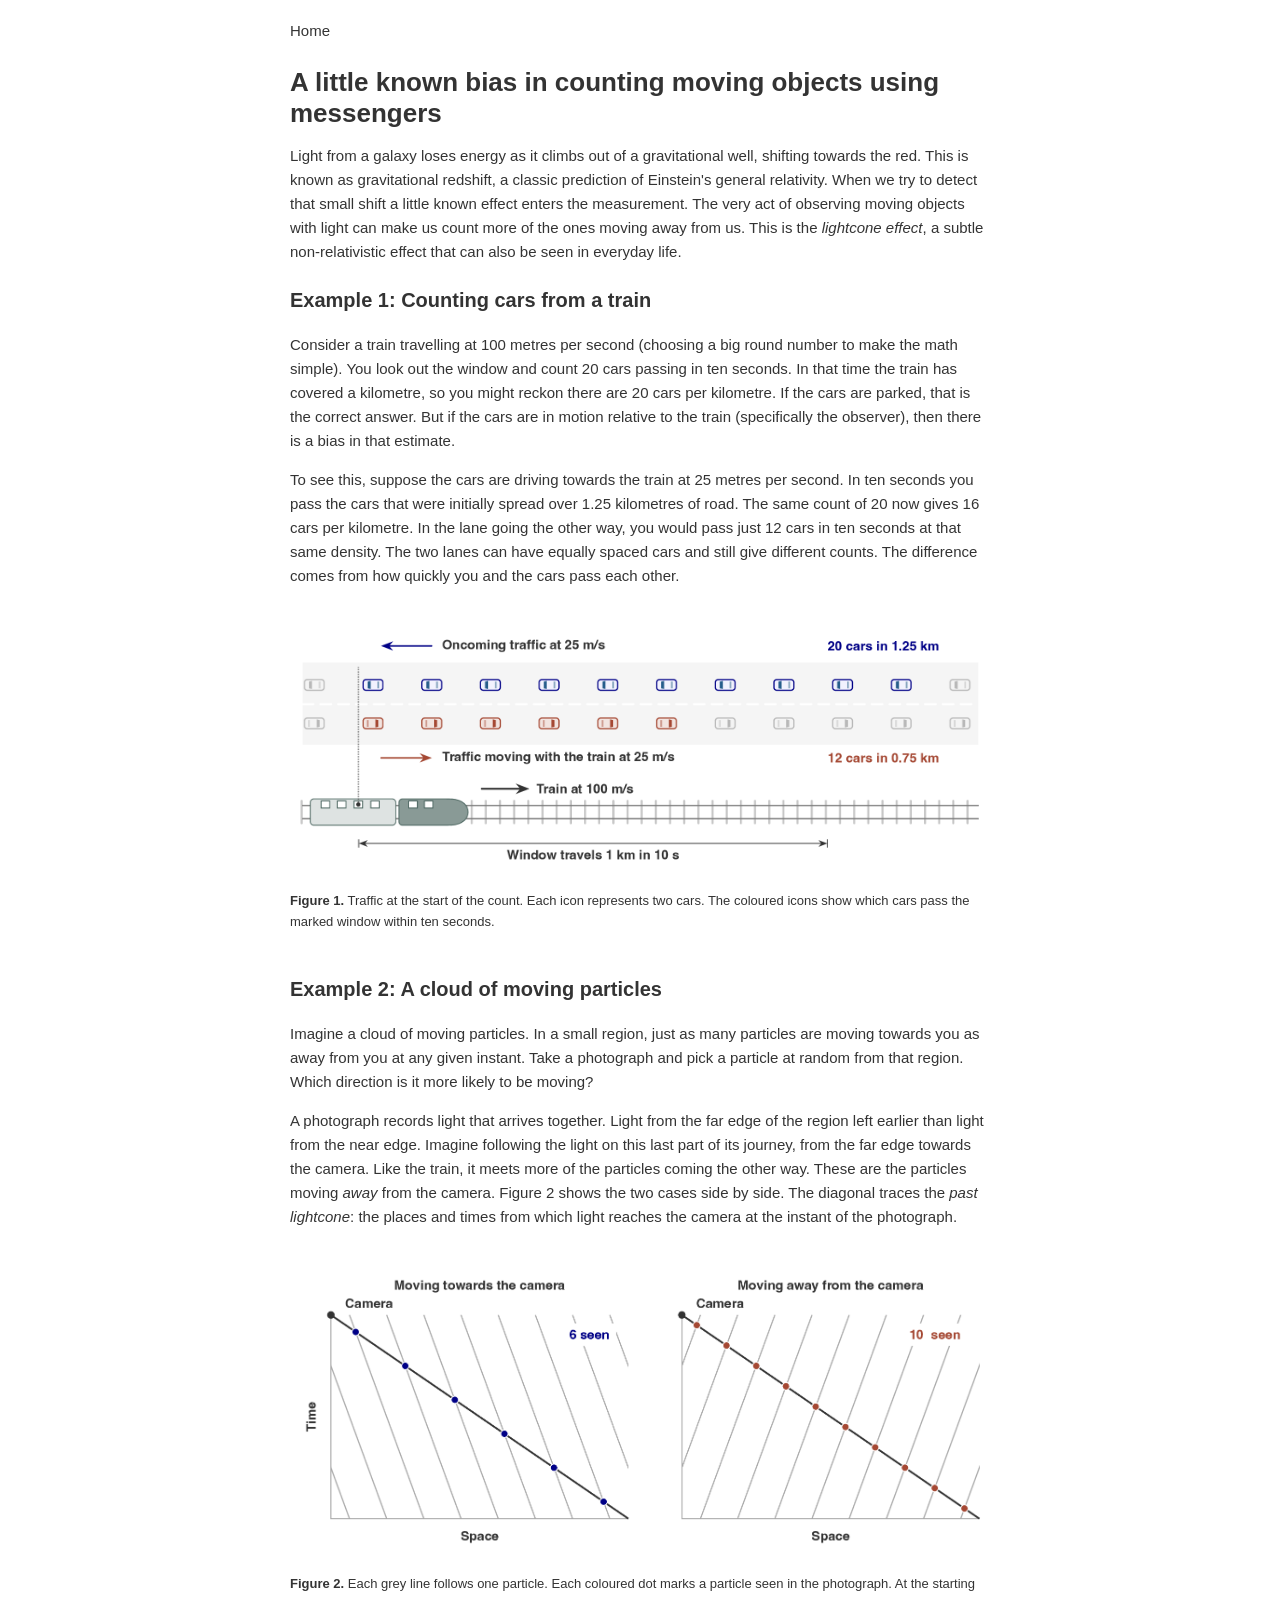
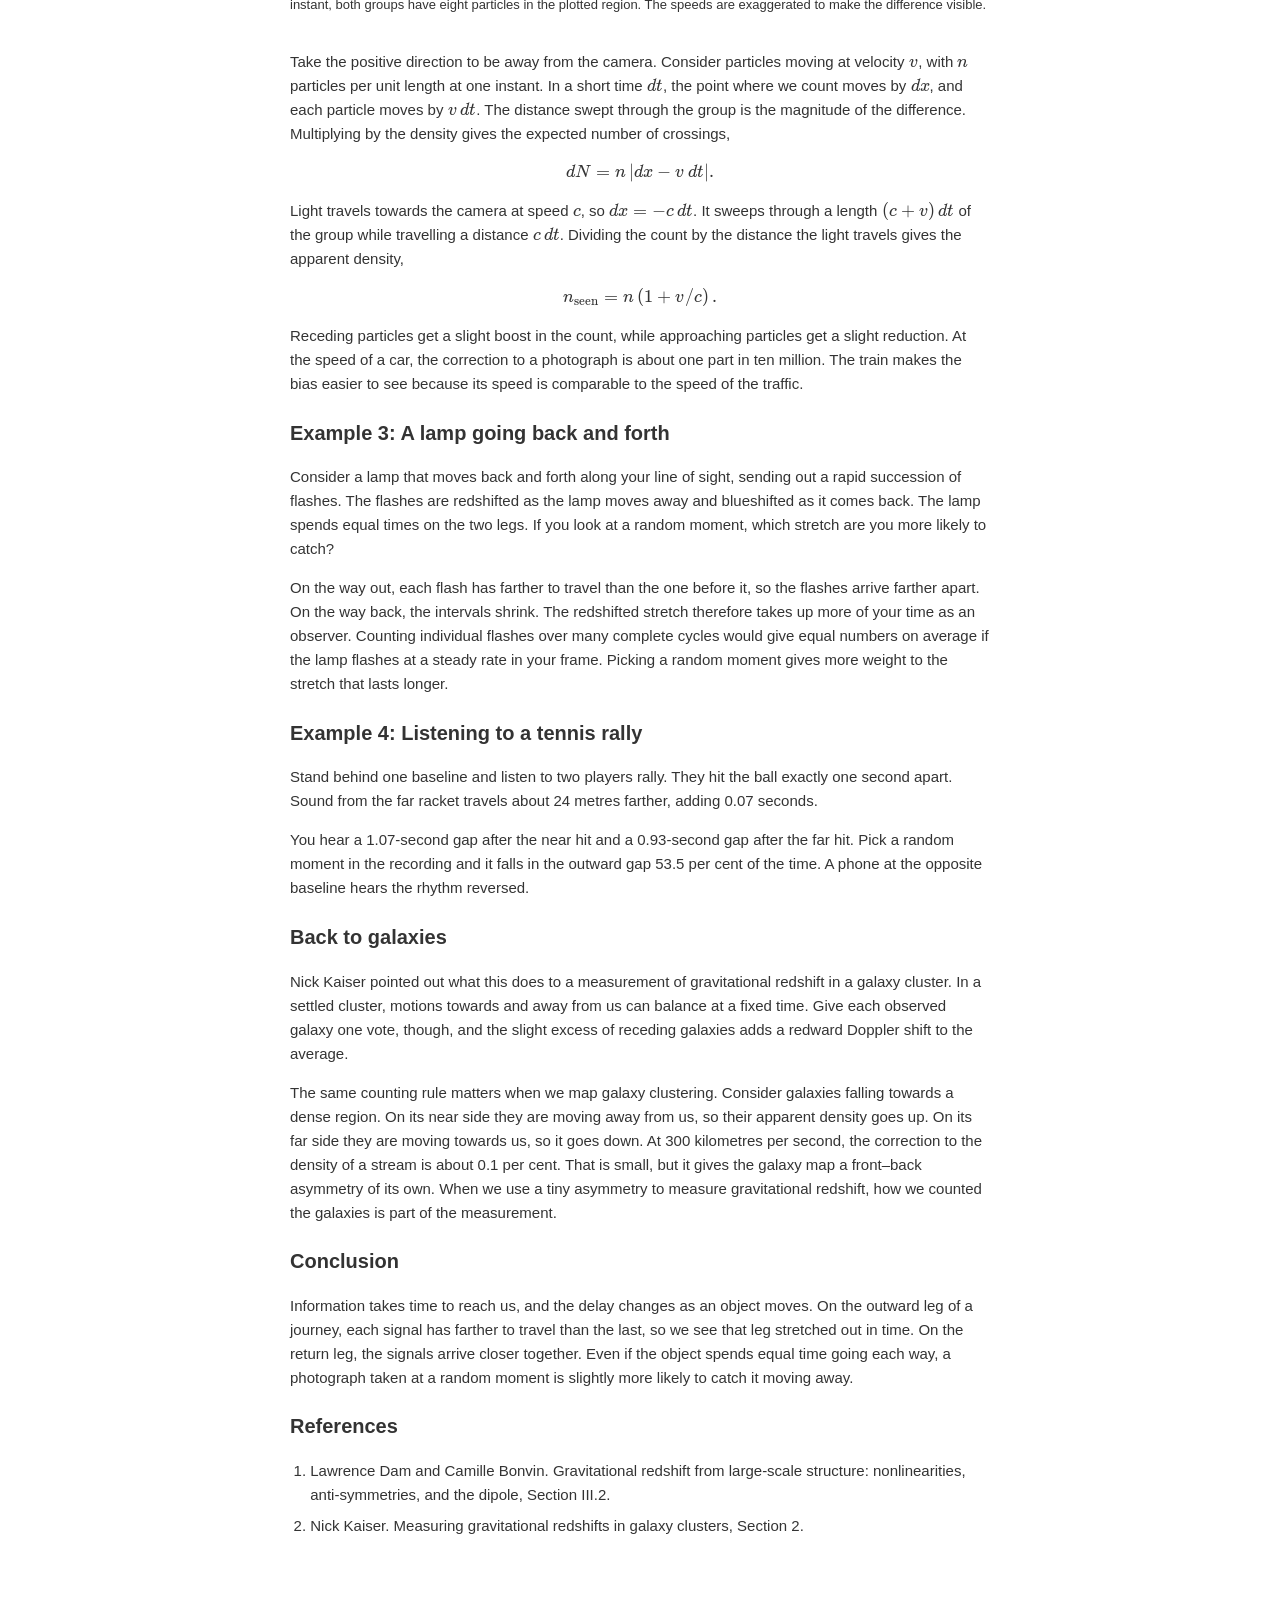
<file: posts/lightcone-effect.html>
<!doctype html>
<html lang="en">
<head>
  <meta charset="utf-8">
  <meta http-equiv="refresh" content="0; url=/blog/lightcone-effect.html">
  <link rel="canonical" href="https://lhd23.github.io/blog/lightcone-effect.html">
  <title>Post moved</title>
</head>
<body><p>This post has moved to <a href="/blog/lightcone-effect.html">/blog/lightcone-effect.html</a>.</p></body>
</html>
</file>
